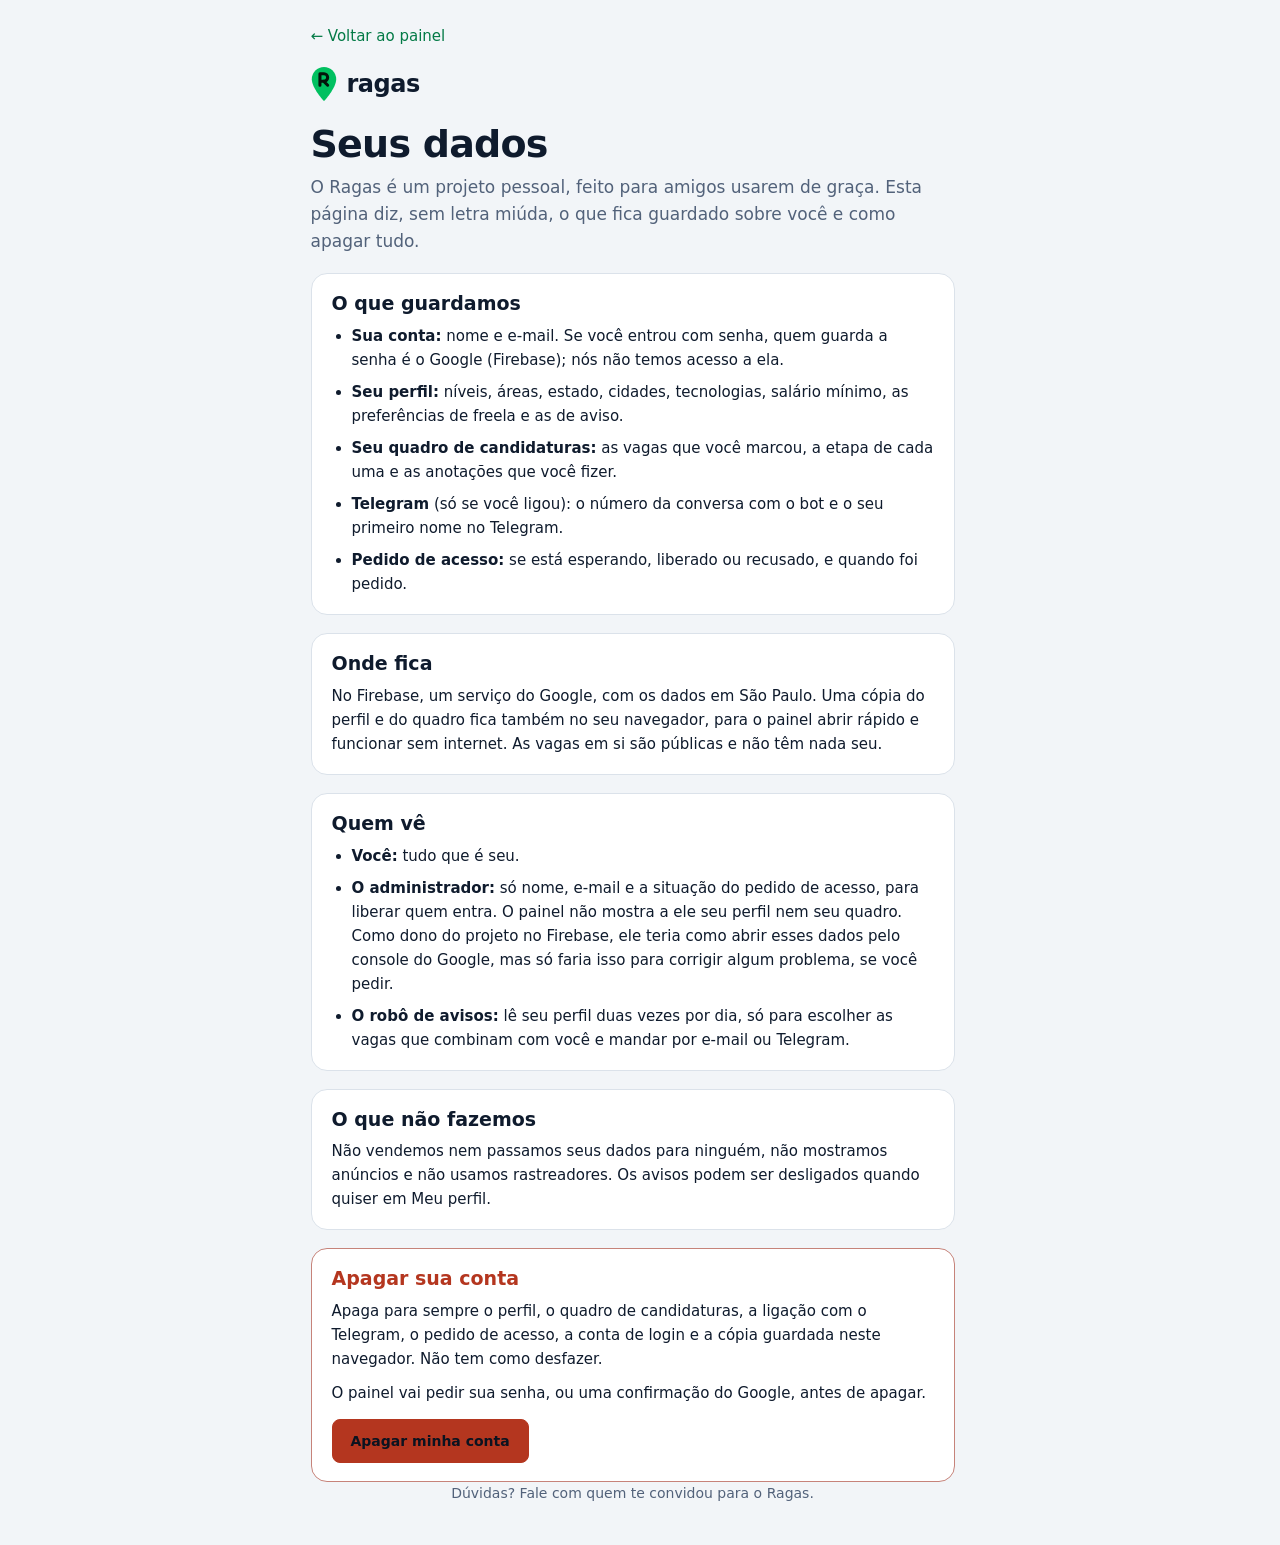
<file: docs/dados.html>
<!doctype html>
<html lang="pt-BR">
<head>
  <meta charset="utf-8">
  <!-- segurança: de onde a página pode carregar código (o Firebase vem do Google) -->
  <meta http-equiv="Content-Security-Policy" content="default-src 'self'; script-src 'self' https://www.gstatic.com https://apis.google.com; style-src 'self' 'unsafe-inline' https://fonts.googleapis.com; font-src https://fonts.gstatic.com; img-src 'self' data: blob: https://*.googleusercontent.com; connect-src 'self' https://*.googleapis.com https://www.gstatic.com https://apis.google.com; frame-src https://app-vagas-89a57.firebaseapp.com https://accounts.google.com https://apis.google.com; worker-src 'self'; manifest-src 'self'; object-src 'none'; base-uri 'self'; form-action 'self'">
  <meta name="referrer" content="strict-origin-when-cross-origin">
  <meta name="viewport" content="width=device-width, initial-scale=1, viewport-fit=cover">
  <title>Seus dados · Ragas</title>
  <meta name="description" content="O que o Ragas guarda sobre você, quem vê e como apagar a sua conta.">
  <meta name="theme-color" content="#070b14">
  <link rel="icon" href="favicon.svg" type="image/svg+xml">
  <link rel="icon" href="favicon.ico" sizes="48x48">
  <link rel="apple-touch-icon" href="apple-touch-icon.png">
  <link rel="manifest" href="manifest.webmanifest">
  <link rel="preconnect" href="https://fonts.googleapis.com">
  <link rel="preconnect" href="https://fonts.gstatic.com" crossorigin>
  <link rel="stylesheet" href="https://fonts.googleapis.com/css2?family=Bricolage+Grotesque:opsz,wght@12..96,500;12..96,700&family=Public+Sans:wght@400;500;600&family=Syne:wght@700&display=swap">
  <link rel="stylesheet" href="style.css">
  <script src="tema.js"></script>
</head>
<body class="doc-page">
  <main class="doc">
    <a class="doc-back" href="./">← Voltar ao painel</a>
    <a class="doc-brand" href="./" aria-label="Ragas, central de vagas">
      <svg class="pin" viewBox="18 8 64 88" width="26" height="36" aria-hidden="true">
        <path class="pin-body" d="M50 94C50 94 20 62 20 40a30 30 0 1 1 60 0C80 62 50 94 50 94Z"/>
        <path class="pin-r" d="M40 27V55M40 27H50a9 9 0 0 1 0 18H40M49 45L59 55" fill="none" stroke-width="7.5" stroke-linecap="round" stroke-linejoin="round"/>
      </svg>
      <span>ragas</span>
    </a>

    <h1>Seus dados</h1>
    <p class="doc-lead">O Ragas é um projeto pessoal, feito para amigos usarem de graça. Esta página diz, sem letra miúda, o que fica guardado sobre você e como apagar tudo.</p>

    <section>
      <h2>O que guardamos</h2>
      <ul>
        <li><b>Sua conta:</b> nome e e-mail. Se você entrou com senha, quem guarda a senha é o Google (Firebase); nós não temos acesso a ela.</li>
        <li><b>Seu perfil:</b> níveis, áreas, estado, cidades, tecnologias, salário mínimo, as preferências de freela e as de aviso.</li>
        <li><b>Seu quadro de candidaturas:</b> as vagas que você marcou, a etapa de cada uma e as anotações que você fizer.</li>
        <li><b>Telegram</b> (só se você ligou): o número da conversa com o bot e o seu primeiro nome no Telegram.</li>
        <li><b>Pedido de acesso:</b> se está esperando, liberado ou recusado, e quando foi pedido.</li>
      </ul>
    </section>

    <section>
      <h2>Onde fica</h2>
      <p>No Firebase, um serviço do Google, com os dados em São Paulo. Uma cópia do perfil e do quadro fica também no seu navegador, para o painel abrir rápido e funcionar sem internet. As vagas em si são públicas e não têm nada seu.</p>
    </section>

    <section>
      <h2>Quem vê</h2>
      <ul>
        <li><b>Você:</b> tudo que é seu.</li>
        <li><b>O administrador:</b> só nome, e-mail e a situação do pedido de acesso, para liberar quem entra. O painel não mostra a ele seu perfil nem seu quadro. Como dono do projeto no Firebase, ele teria como abrir esses dados pelo console do Google, mas só faria isso para corrigir algum problema, se você pedir.</li>
        <li><b>O robô de avisos:</b> lê seu perfil duas vezes por dia, só para escolher as vagas que combinam com você e mandar por e-mail ou Telegram.</li>
      </ul>
    </section>

    <section>
      <h2>O que não fazemos</h2>
      <p>Não vendemos nem passamos seus dados para ninguém, não mostramos anúncios e não usamos rastreadores. Os avisos podem ser desligados quando quiser em Meu perfil.</p>
    </section>

    <section class="doc-danger">
      <h2>Apagar sua conta</h2>
      <p>Apaga para sempre o perfil, o quadro de candidaturas, a ligação com o Telegram, o pedido de acesso, a conta de login e a cópia guardada neste navegador. Não tem como desfazer.</p>
      <p>O painel vai pedir sua senha, ou uma confirmação do Google, antes de apagar.</p>
      <a class="kb-btn danger" href="./#apagar-conta">Apagar minha conta</a>
    </section>

    <p class="doc-foot">Dúvidas? Fale com quem te convidou para o Ragas.</p>
  </main>
</body>
</html>
</file>
<file: docs/style.css>
:root {
  --ink: #0f1b2d;
  --muted: #52627a;
  --paper: #f2f5f8;
  --surface: #ffffff;
  --surface-2: #f7f9fb;
  --line: #dbe2ea;
  --accent: #037a46;          /* verde para texto e bordas: escuro o bastante para ler no branco */
  --accent-soft: #dcf5e8;
  --neon: #00c060;            /* verde de preenchimento: botões, logo */
  --on-neon: #03140b;         /* texto em cima do verde */
  --glow-c: rgb(0 170 85 / .32);
  --amber: #f2a900;
  --amber-soft: #fff1cc;
  --danger: #b4361f;
  --warn: #8a5a00;
  --violet: #4b3a8f;
  --violet-soft: #ece8fa;
  --cyan: #0369a1;
  --lilac: #6d4fd6;
  --lilac-soft: #efeafe;
  --pink: #b8327e;
  --radius: 6px;
  --display: "Bricolage Grotesque", "Segoe UI", system-ui, sans-serif;
  --body: "Public Sans", "Segoe UI", system-ui, sans-serif;
  color-scheme: light;
}

/* tema: segue o sistema da pessoa, a não ser que ela escolha Claro ou Escuro no menu
   (o menu grava data-theme no <html>; sem ele, vale o sistema) */
:root[data-theme="dark"] {
  --ink: #e8eef6;
  --muted: #93a3bb;
  --paper: #070b14;
  --surface: #0e172e;
  --surface-2: #0a1224;
  --line: #1c2a47;
  --accent: #00e676;
  --accent-soft: #0b2a25;
  --neon: #00e676;
  --on-neon: #03140b;
  --glow-c: rgb(0 230 118 / .45);
  --amber: #f5b82e;
  --amber-soft: #33280c;
  --danger: #ff8a70;
  --warn: #f5b82e;
  --violet: #b9aaf5;
  --violet-soft: #231f4a;
  --cyan: #38bdf8;
  --lilac: #b39dfa;
  --lilac-soft: #1c1940;
  --pink: #ec7fc4;
  color-scheme: dark;
}
@media (prefers-color-scheme: dark) {
  :root:not([data-theme="light"]) {
    color-scheme: dark;
    --ink: #e8eef6;
    --muted: #93a3bb;
    --paper: #070b14;
    --surface: #0e172e;
    --surface-2: #0a1224;
    --line: #1c2a47;
    --accent: #00e676;
    --accent-soft: #0b2a25;
    --neon: #00e676;
    --on-neon: #03140b;
    --glow-c: rgb(0 230 118 / .45);
    --amber: #f5b82e;
    --amber-soft: #33280c;
    --danger: #ff8a70;
    --warn: #f5b82e;
    --violet: #b9aaf5;
    --violet-soft: #231f4a;
    --cyan: #38bdf8;
    --lilac: #b39dfa;
    --lilac-soft: #1c1940;
    --pink: #ec7fc4;
  }
}

* { box-sizing: border-box; }
html { -webkit-text-size-adjust: 100%; scrollbar-gutter: stable; }   /* reserva a barra de rolagem: trocar de aba não empurra a tela */
body {
  margin: 0;
  background: var(--paper);
  color: var(--ink);
  font: 400 15px/1.5 var(--body);
}
h1, h2, h3 { font-family: var(--display); margin: 0; }
a { color: inherit; }
:focus-visible { outline: 2px solid var(--accent); outline-offset: 2px; }
button { font: inherit; color: inherit; cursor: pointer; }

/* ---------- topo ---------- */
.top {
  display: flex;
  flex-wrap: wrap;
  gap: 24px 64px;
  align-items: flex-end;
  justify-content: space-between;
  max-width: 1180px;
  margin: 0 auto;
  padding: 36px 24px 20px;
}
.top h1 { font-size: clamp(28px, 4.2vw, 44px); line-height: 1.05; font-weight: 700; letter-spacing: -0.02em; }
.top-sub { margin: 8px 0 0; color: var(--muted); }

/* ---------- logo (pin + "ragas" + frase) ---------- */
.logo { display: flex; align-items: center; gap: 12px; margin: 0; font-size: inherit; }
.logo-link { display: inline-flex; align-items: center; gap: 12px; color: inherit; text-decoration: none; }
.logo img { flex: none; height: 40px; width: auto; }
.logo-nome {
  font-family: "Syne", var(--display); font-weight: 700; font-size: 32px; line-height: 1;
  letter-spacing: -0.03em; color: var(--ink);
}
.logo-tag {
  display: block; margin-top: 3px; font: 400 12px/1.2 var(--body); letter-spacing: 0; color: var(--muted);
}
.top h1.logo img { height: 48px; }
.top h1.logo .logo-nome { font-size: clamp(34px, 4.2vw, 44px); }
.top h1.logo .logo-tag { font-size: 13px; margin-top: 4px; }
.top h1.logo + .top-sub { margin-top: 12px; }

/* ---------- tela de entrada (login e cadastro) ---------- */
/* enquanto não entrou, só a tela de entrada aparece; depois, só o painel */
html.gated .top, html.gated .banner, html.gated .layout { display: none; }
html:not(.gated) .gate { display: none; }

.gate {
  min-height: 100vh; min-height: 100dvh;
  display: flex; flex-direction: column;
  max-width: 1180px; margin: 0 auto; padding: 20px 24px 28px;
}
.gate-bar { display: flex; flex-wrap: wrap; gap: 12px 24px; align-items: center; justify-content: space-between; }
.gate-theme { margin: 0; }
.gate-wrap {
  flex: 1;
  display: grid; grid-template-columns: minmax(0, 1.1fr) minmax(0, 420px);
  gap: 48px 72px; align-items: center;
  padding: 32px 0;
}
.gate-intro h1 { font-size: clamp(30px, 4.6vw, 52px); line-height: 1.04; font-weight: 700; letter-spacing: -0.02em; max-width: 16ch; }
.gate-intro > p { margin: 16px 0 0; max-width: 46ch; color: var(--muted); font-size: 16px; }
.gate-points { list-style: none; margin: 24px 0 0; padding: 0; display: grid; gap: 10px; }
.gate-points li { display: flex; gap: 10px; align-items: baseline; }
.gate-points li::before { content: ""; flex: none; width: 8px; height: 8px; border-radius: 2px; background: var(--amber); transform: translateY(-1px); }

.gate-card {
  background: var(--surface); border: 1px solid var(--line); border-radius: 12px;
  padding: 24px; box-shadow: 0 1px 2px rgb(0 0 0 / .04), 0 12px 32px -18px rgb(15 27 45 / .25);
}
.gate-wait { margin: 0; color: var(--muted); }
.gate-wait[hidden], #gate-forms[hidden], .gate-form[hidden], #gate-retry[hidden] { display: none; }

.gate-tabs { display: flex; gap: 4px; padding: 3px; margin-bottom: 20px; border: 1px solid var(--line); border-radius: 8px; }
.gate-tabs [role="tab"] {
  flex: 1; min-height: 40px; background: none; border: 0; border-radius: 6px; color: var(--muted); font-weight: 500;
}
.gate-tabs [role="tab"]:hover { color: var(--ink); }
.gate-tabs [role="tab"][aria-selected="true"] { background: var(--accent-soft); color: var(--accent); font-weight: 600; }

.gate-google { width: 100%; display: inline-flex; align-items: center; justify-content: center; gap: 10px; background: var(--surface); }
.gate-or { display: flex; align-items: center; gap: 12px; margin: 18px 0; color: var(--muted); font-size: 13px; }
.gate-or::before, .gate-or::after { content: ""; flex: 1; height: 1px; background: var(--line); }

.gate-form .field { margin-bottom: 14px; }
.gate-form input {
  width: 100%; min-height: 44px; padding: 8px 12px;
  background: var(--paper); color: var(--ink);
  border: 1px solid var(--line); border-radius: var(--radius); font: inherit;
}
.gate-form input:focus-visible { outline: 2px solid var(--accent); outline-offset: 0; border-color: var(--accent); }
.gate-form .kb-btn.primary { width: 100%; margin-top: 4px; }
.gate-form .kb-btn:disabled, .gate-google:disabled { opacity: .6; cursor: progress; }
.gate-hint { margin: -8px 0 14px; font-size: 13px; color: var(--muted); }
.gate-forgot { display: block; margin: 14px auto 0; font-size: 13px; }

.gate-msg { margin: 14px 0 0; font-size: 14px; }
.gate-msg:empty { display: none; }
.gate-msg.is-err { color: var(--danger); }
.gate-msg.is-ok { color: var(--accent); }
#gate-retry { margin-top: 12px; }

.gate-foot { margin: 0; text-align: center; font-size: 13px; color: var(--muted); }

@media (max-width: 860px) {
  .gate { padding: 12px 16px 20px; }
  .gate-theme { order: -1; width: 100%; }
  .gate-theme button { flex: 1; justify-content: center; }
  .logo-nome { font-size: 28px; }
  .logo img { height: 36px; }
  .gate-wrap { grid-template-columns: 1fr; gap: 24px; padding: 20px 0; align-items: start; align-content: start; }
  .gate-points { display: none; }            /* no celular o formulário vem logo */
  .gate-card { padding: 20px 16px; }
}

/* a faixa dos 14 dias: cada barra é um dia, a altura é quantas vagas chegaram */
.pulse { min-width: min(100%, 360px); }
.pulse h2 { font: 500 13px/1.2 var(--body); color: var(--muted); margin-bottom: 8px; }
.pulse-bars { display: flex; align-items: flex-end; gap: 4px; height: 64px; }
.bar {
  flex: 1;
  height: 100%;
  display: flex;
  flex-direction: column;
  justify-content: flex-end;
  align-items: stretch;
  gap: 4px;
  padding: 0;
  background: none;
  border: 0;
  min-width: 0;
}
.bar i {
  display: block;
  min-height: 3px;
  background: var(--line);
  border-radius: 2px 2px 0 0;
  transition: background-color .15s;
}
.bar[data-n="0"] i { height: 3px; }
.bar:hover i { background: var(--accent); }
.bar[aria-pressed="true"] i { background: var(--accent); }
.bar.today i { background: var(--neon); }
.bar.today[aria-pressed="true"] i { background: var(--neon); outline: 2px solid var(--ink); outline-offset: 1px; }
.bar small { font-size: 10px; line-height: 1; color: var(--muted); text-align: center; height: 10px; }
.pulse-bars .bar { height: 64px; }

/* ---------- avisos ---------- */
.banner {
  max-width: 1132px;
  margin: 0 auto 8px;
  padding: 10px 14px;
  background: var(--amber-soft);
  border-left: 4px solid var(--amber);
  border-radius: 0 var(--radius) var(--radius) 0;
  font-size: 14px;
}
@media (min-width: 1180px) { .banner { margin-left: auto; margin-right: auto; } }
.banner[hidden] { display: none; }

/* ---------- layout ---------- */
[hidden] { display: none !important; }
/* nada passa da largura da tela (no celular, algo mais largo deixa arrastar a página e afastar com os dedos) */
html, body { overflow-x: clip; }
.sr { position: absolute; width: 1px; height: 1px; overflow: hidden; clip: rect(0 0 0 0); white-space: nowrap; }
.layout {
  max-width: 1180px;
  margin: 0 auto;
  padding: 8px 24px 64px;
}

/* ---------- filtros de pesquisa: cartão que abre e fecha, acima da lista ---------- */
.filters {
  background: var(--surface);
  border: 1px solid var(--line);
  border-radius: 10px;
  margin-bottom: 14px;
}
.filters-bar { display: flex; gap: 10px; align-items: center; padding: 10px; }
.search {
  flex: 1; min-width: 0; display: flex; align-items: center; gap: 8px; padding: 0 12px;
  background: var(--paper); border: 1px solid var(--line); border-radius: 8px; color: var(--muted);
}
.search:focus-within { border-color: var(--accent); }
.search input {
  flex: 1; min-width: 0; min-height: 42px; padding: 0; border: 0; background: none; color: var(--ink); font: inherit; outline: none;
}
.filters-toggle {
  flex: none; display: inline-flex; align-items: center; gap: 8px; min-height: 44px; padding: 0 14px;
  background: transparent; border: 1px solid var(--line); border-radius: 8px; font-weight: 600;
}
.filters-toggle:hover { border-color: var(--accent); }
.filters-toggle .count { margin-left: 0; }
.filters-toggle .chev { transition: transform .15s; }
.filters-toggle[aria-expanded="true"] { border-color: var(--accent); color: var(--accent); }
.filters-toggle[aria-expanded="true"] .chev { transform: rotate(180deg); }
.filters.board-mode .filters-toggle, .filters.board-mode .filters-body { display: none !important; }
/* aba Freelas: cada lista mostra só os filtros que fazem sentido para ela */
.filters:not(.freela-mode) .only-freelas, .filters.freela-mode .only-vagas { display: none !important; }

.chips { display: flex; flex-wrap: wrap; gap: 6px; align-items: center; padding: 0 10px 10px; }
.chip {
  display: inline-flex; align-items: center; gap: 6px; min-height: 30px; padding: 0 10px;
  font-size: 13px; background: var(--accent-soft); color: var(--accent); border: 1px solid transparent; border-radius: 16px;
}
.chip:hover { border-color: var(--accent); }
.chip span { font-size: 16px; line-height: 1; }
.chips .link-btn { font-size: 13px; margin-left: 4px; }

.filters-body { border-top: 1px solid var(--line); padding: 16px; animation: open .18s ease-out; }
.filters-grid { display: grid; grid-template-columns: repeat(3, minmax(0, 1fr)); gap: 14px 20px; }
.filters-grid .field { margin: 0; }
.filters-grid .wide { grid-column: span 2; }
.filters-grid .wide .check { display: inline-flex; margin-right: 18px; }
.filters-actions { display: flex; justify-content: flex-end; margin-top: 8px; }

/* ---------- cartões de resumo (filtros rápidos) ---------- */
.kpis { display: grid; grid-template-columns: repeat(5, minmax(0, 1fr)); gap: 10px; margin-bottom: 8px; }
.kpi {
  display: flex; flex-direction: column; gap: 2px; padding: 10px 14px; text-align: left;
  background: var(--surface); border: 1px solid var(--line); border-left: 4px solid var(--tone, var(--line)); border-radius: 8px;
}
button.kpi:hover { border-color: var(--tone); }
.kpi[aria-pressed="true"] { background: color-mix(in srgb, var(--tone) 14%, var(--surface)); border-color: var(--tone); }
.kpi-label { font-size: 11px; font-weight: 600; letter-spacing: .06em; text-transform: uppercase; color: var(--muted); }
.kpi strong { font: 700 24px/1.15 var(--display); color: var(--ink); }
.kpi small { font-size: 12px; color: var(--muted); }
.kpi.tone-main { --tone: var(--lilac); background: var(--lilac-soft); }
.kpi.tone-green { --tone: var(--neon); }
.kpi.tone-teal { --tone: var(--cyan); }
.kpi.tone-ink { --tone: var(--ink); }
.kpi.tone-pink { --tone: var(--pink); }

.field { display: block; margin: 0 0 18px; padding: 0; border: 0; }
.field > span, .field legend { display: block; margin-bottom: 6px; font-weight: 600; font-size: 13px; padding: 0; }
.field input[type="search"], .field select {
  width: 100%;
  padding: 8px 10px;
  background: var(--surface);
  color: var(--ink);
  border: 1px solid var(--line);
  border-radius: var(--radius);
  font: inherit;
}
.check { display: flex; align-items: center; gap: 8px; padding: 3px 0; cursor: pointer; }
.check input { accent-color: var(--accent); width: 16px; height: 16px; margin: 0; }
.link-btn { background: none; border: 0; padding: 0; color: var(--accent); text-decoration: underline; text-underline-offset: 3px; }

/* ---------- abas ---------- */
.tabs { display: flex; gap: 4px; align-items: flex-end; border-bottom: 1px solid var(--line); margin-bottom: 14px; }

/* seletor de tema, no fim da linha das abas */
.theme { display: flex; margin: 0 0 6px auto; padding: 2px; border: 1px solid var(--line); border-radius: 8px; }
.theme button {
  display: inline-flex; align-items: center; gap: 6px; min-height: 32px; padding: 0 10px;
  font-size: 13px; color: var(--muted); background: none; border: 0; border-radius: 6px;
}
.theme button:hover { color: var(--ink); }
.theme button[aria-pressed="true"] { color: var(--accent); background: var(--accent-soft); font-weight: 600; }
@media (max-width: 860px) {
  .tabs { flex-wrap: wrap; }
  .theme { order: -1; width: 100%; margin: 0 0 8px; }
  .theme button { flex: 1; justify-content: center; }
}
.tabs [role="tab"] {
  background: none;
  border: 0;
  border-bottom: 3px solid transparent;
  padding: 8px 12px 9px;
  margin-bottom: -1px;
  font-weight: 500;
  color: var(--muted);
}
.tabs [role="tab"][aria-selected="true"] { color: var(--ink); border-bottom-color: var(--accent); font-weight: 600; }
.count { display: inline-block; min-width: 20px; padding: 0 6px; margin-left: 4px; border-radius: 10px; background: var(--accent-soft); color: var(--accent); font-size: 12px; text-align: center; }

/* ---------- lista ---------- */
.job {
  position: relative;
  display: grid;
  grid-template-columns: minmax(0, 1fr) auto;
  gap: 4px 24px;
  padding: 16px 0 16px 16px;
  border-bottom: 1px solid var(--line);
}
.job::before { content: ""; position: absolute; left: 0; top: 16px; bottom: 16px; width: 3px; border-radius: 2px; background: transparent; }
.job.is-new::before { background: var(--amber); }
.job.is-saved::before { background: var(--accent); }
.job.is-news h3 { font-weight: 500; }
.job.is-applied { opacity: .72; }
.job.is-applied::before { background: var(--muted); }
.job.is-closed h3 a { text-decoration: line-through; text-decoration-color: var(--muted); }

.job h3 { font-size: 18px; line-height: 1.25; font-weight: 600; letter-spacing: -0.005em; }
.job h3 a { text-decoration: none; }
.job h3 a:hover { text-decoration: underline; text-underline-offset: 3px; }
.job .where { margin: 2px 0 0; color: var(--muted); font-size: 14px; }
.job .where b { color: var(--ink); font-weight: 500; margin-right: 10px; }

.tags { display: flex; flex-wrap: wrap; gap: 6px; margin-top: 8px; align-items: center; }
.tag { font-size: 12px; padding: 2px 8px; border-radius: 10px; background: var(--accent-soft); color: var(--accent); white-space: nowrap; }
.tag.plain { background: transparent; border: 1px solid var(--line); color: var(--muted); }
.tag.new { background: var(--amber-soft); color: var(--ink); }
.tag.support { background: var(--amber-soft); color: var(--ink); }
.tag.money { background: transparent; border: 1px solid var(--accent); color: var(--accent); font-weight: 500; }
.tag.abroad { background: var(--ink); color: var(--paper); opacity: .8; }
.tag.tech { background: var(--accent-soft); color: var(--accent); font-weight: 600; }
/* etiqueta longa quebra a linha em vez de alargar a página no celular */
.tag { max-width: 100%; }
.tag.tech { white-space: normal; overflow-wrap: anywhere; }
.tag.big { background: var(--ink); color: var(--paper); }
.tag.area { background: var(--violet-soft); color: var(--violet); }
.tag.news { background: transparent; border: 1px dashed var(--muted); color: var(--ink); }
.pips { display: inline-flex; gap: 2px; margin-left: 2px; }
.pips i { width: 6px; height: 6px; border-radius: 50%; background: var(--line); }
.pips i.on { background: var(--accent); }

.side { display: flex; flex-direction: column; align-items: flex-end; gap: 8px; }
.age { font-size: 13px; color: var(--muted); white-space: nowrap; }
.actions { display: flex; gap: 6px; }
.btn {
  padding: 5px 10px;
  font-size: 13px;
  background: var(--surface);
  border: 1px solid var(--line);
  border-radius: var(--radius);
  white-space: nowrap;
}
.btn:hover { border-color: var(--accent); }
.btn[aria-pressed="true"] { background: var(--accent); border-color: var(--accent); color: var(--surface); }
.btn.quiet { border-color: transparent; background: none; color: var(--muted); }

details.more { grid-column: 1 / -1; margin-top: 6px; }
details.more summary { cursor: pointer; font-size: 13px; color: var(--accent); width: max-content; }
details.more[open] { animation: open .18s ease-out; }
details.more p { margin: 8px 0 0; max-width: 70ch; font-size: 14px; }
details.more .why { color: var(--muted); font-size: 13px; }
@keyframes open { from { opacity: 0; transform: translateY(-3px); } to { opacity: 1; transform: none; } }

.empty { padding: 48px 0; max-width: 46ch; }
.empty h3 { font-size: 20px; margin-bottom: 6px; }
.empty p { margin: 0 0 12px; color: var(--muted); }
.empty code { background: var(--accent-soft); padding: 1px 6px; border-radius: 4px; font-size: 13px; }

.foot { margin-top: 32px; color: var(--muted); font-size: 13px; max-width: 70ch; }
.foot .warn { color: var(--danger); }

/* ---------- celular ---------- */
@media (max-width: 860px) {
  .layout { padding: 8px 16px 48px; }
  .tabs [role="tab"] { padding: 8px 8px 9px; white-space: nowrap; }
  .top { padding: 24px 16px 12px; }
  .filters-grid { grid-template-columns: minmax(0, 1fr); }
  .filters-grid .wide { grid-column: auto; }
  .filters-grid .wide .check { display: flex; }
  .kpis { display: flex; overflow-x: auto; margin: 0 -16px 8px; padding: 0 16px 4px; scrollbar-width: none; }
  .kpi { flex: none; min-width: 148px; }
  .job { grid-template-columns: minmax(0, 1fr); padding-left: 14px; }
  .side { flex-direction: row; flex-wrap: wrap; align-items: center; justify-content: space-between; margin-top: 6px; }
  .actions { flex-wrap: wrap; }
  .banner { margin: 0 16px 8px; }
}

/* ---------- quadro de candidaturas ---------- */

.kb-head { display: flex; flex-wrap: wrap; gap: 16px; align-items: flex-end; justify-content: space-between; margin: 8px 0 20px; }
.kb-head h2 { font-size: clamp(24px, 3.4vw, 32px); line-height: 1.1; letter-spacing: -0.02em; }
.kb-sub { margin: 6px 0 0; color: var(--muted); }
.kb-tools { display: flex; flex-wrap: wrap; gap: 12px; align-items: center; }
.kb-sync { display: flex; flex-wrap: wrap; gap: 4px 12px; align-items: center; font-size: 13px; color: var(--muted); max-width: 46ch; }
.kb-err { color: var(--danger); }

.kb-btn {
  min-height: 44px; padding: 0 16px; font-size: 14px; font-weight: 500;
  background: transparent; border: 1px solid var(--line); border-radius: 8px; color: var(--ink);
}
.kb-btn:hover { border-color: var(--accent); }
.kb-btn.primary { background: var(--amber); border-color: var(--amber); color: #0b1320; font-weight: 600; }
.kb-btn.primary:hover { filter: brightness(1.08); }
.kb-btn.danger { background: var(--danger); border-color: var(--danger); color: #0b1320; font-weight: 600; }
.kb-btn.small { min-height: 36px; padding: 0 12px; }
.kb-link { background: none; border: 0; padding: 4px 0; color: var(--accent); text-decoration: underline; text-underline-offset: 3px; font-size: 13px; }

.kb-tabs { display: none; }
.kb-board { display: flex; gap: 16px; align-items: flex-start; overflow-x: auto; padding-bottom: 8px; }
.kb-col {
  flex: 1 1 200px; min-width: 200px; padding: 12px; display: flex; flex-direction: column; gap: 10px;
  background: color-mix(in srgb, var(--surface) 55%, var(--paper)); border: 1px solid var(--line); border-radius: 10px;
}
.kb-col-head { display: flex; align-items: center; gap: 8px; padding: 2px 4px 4px; }
.kb-col-head h3 { flex: 1; font: 600 15px/1.3 var(--body); }
.kb-count { font-size: 13px; color: var(--muted); }
.kb-dot { display: inline-block; flex: none; width: 10px; height: 10px; border-radius: 50%; }
.kb-cards { display: flex; flex-direction: column; gap: 10px; }
.kb-empty { margin: 0; padding: 8px 4px; font-size: 13px; color: var(--muted); }

.kb-card {
  position: relative; display: flex; flex-direction: column; gap: 10px; padding: 14px;
  background: var(--surface); border: 1px solid var(--line); border-radius: 8px; cursor: grab;
}
.kb-card.is-dragging { opacity: .45; }
.kb-top { display: flex; gap: 8px; align-items: flex-start; }
.kb-ttl { flex: 1; min-width: 0; }
.kb-card h4 { margin: 0; font: 600 14px/1.3 var(--body); overflow-wrap: break-word; hyphens: auto; }
.kb-card h4 a { text-decoration: none; }
.kb-card h4 a:hover { text-decoration: underline; text-underline-offset: 3px; }
.kb-co { margin: 2px 0 0; font-size: 13px; color: var(--muted); }
.kb-more {
  flex: none; width: 44px; height: 44px; margin: -12px -12px -12px 0; display: flex; align-items: center; justify-content: center;
  background: none; border: 0; border-radius: 8px; color: var(--muted);
}
.kb-more:hover, .kb-more[aria-expanded="true"] { background: var(--accent-soft); color: var(--accent); }
.kb-tags { display: flex; flex-wrap: wrap; gap: 6px; }
.kb-next, .kb-closed { display: flex; gap: 6px; align-items: center; margin: 0; font-size: 13px; color: var(--muted); }
.kb-next.is-soon { color: var(--warn); font-weight: 600; }
.kb-closed { font-weight: 500; }
.kb-closed.is-bad { color: var(--danger); }
.kb-closed.is-good { color: var(--accent); }
.kb-ico { flex: none; display: inline-flex; }
.kb-memo { margin: 0; font-size: 13px; color: var(--muted); display: -webkit-box; -webkit-line-clamp: 2; -webkit-box-orient: vertical; overflow: hidden; overflow-wrap: anywhere; }
.kb-age { margin: 0; font-size: 12px; color: var(--muted); }
.kb-actions { display: flex; gap: 8px; }
.kb-advance { padding: 0; background: none; border: 0; font-size: 13px; font-weight: 600; color: var(--accent); text-decoration: underline; text-underline-offset: 3px; min-height: 28px; }
.kb-moveclose { display: none; }

.kb-slot {
  display: none; align-items: center; justify-content: center; min-height: 64px; padding: 8px; text-align: center;
  font-size: 13px; font-weight: 600; color: var(--accent); background: var(--accent-soft); border: 2px dashed var(--accent); border-radius: 8px;
}
.kb-col[data-stage="encerrada"] .kb-slot { color: var(--danger); border-color: var(--danger); background: color-mix(in srgb, var(--danger) 12%, var(--surface)); }
.kb--dragging .kb-col:not(.is-source) .kb-slot { display: flex; }
.kb-col.is-over .kb-slot { border-style: solid; }

.kb-menu {
  position: absolute; z-index: 20; top: 44px; right: 8px; width: 232px; padding: 8px;
  background: var(--surface); border: 1px solid var(--line); border-radius: 10px; box-shadow: 0 14px 28px rgba(0, 0, 0, .35);
}
.kb-menu button { display: block; width: 100%; min-height: 44px; padding: 0 10px; text-align: left; background: none; border: 0; border-radius: 6px; }
.kb-menu button:hover { background: var(--accent-soft); }
.kb-menu .danger { color: var(--danger); }
.kb-menu-label { margin: 0; padding: 8px 10px 4px; font-size: 12px; color: var(--muted); }

.kb-foot { display: flex; flex-wrap: wrap; gap: 4px 20px; align-items: center; margin-top: 20px; }
.kb-flash { font-size: 13px; color: var(--muted); }

/* janelas: no computador ficam no meio, no celular sobem de baixo */
.kb-dialog {
  width: min(440px, calc(100vw - 32px)); max-height: 90vh; overflow: auto; padding: 20px;
  background: var(--surface); color: var(--ink); border: 1px solid var(--line); border-radius: 12px;
}
.kb-dialog::backdrop { background: rgba(5, 10, 18, .66); }
.kb-dialog h2 { font-size: 20px; }
.kb-dialog h3 { margin: 16px 0 8px; font: 600 15px/1.3 var(--body); }
.kb-dialog h3.kb-danger { color: var(--danger); }
.kb-dialog-sub { margin: 4px 0 14px; font-size: 13px; color: var(--muted); }
.kb-note { margin: 8px 0 0; font-size: 12px; color: var(--muted); }
.kb-opts { display: flex; flex-direction: column; gap: 8px; }
.kb-opt {
  display: flex; align-items: center; gap: 12px; width: 100%; min-height: 48px; padding: 0 14px; text-align: left;
  background: transparent; border: 1px solid var(--line); border-radius: 10px; font-size: 15px;
}
.kb-opt span { flex: 1; }
.kb-opt small { font-size: 13px; font-weight: 600; color: var(--accent); }
.kb-opt.is-here { border-color: var(--accent); background: var(--accent-soft); }
.kb-opt:disabled { cursor: default; color: var(--ink); }
.kb-reasons { display: grid; grid-template-columns: repeat(2, minmax(0, 1fr)); gap: 8px; }
.kb-reason {
  min-height: 48px; padding: 0 10px; font-size: 14px; font-weight: 600; color: var(--danger);
  background: color-mix(in srgb, var(--danger) 10%, var(--surface)); border: 1px solid color-mix(in srgb, var(--danger) 45%, var(--line)); border-radius: 10px;
}
.kb-reason.is-good { color: var(--accent); background: var(--accent-soft); border-color: var(--accent); }
.kb-form { display: flex; flex-direction: column; gap: 14px; }
.kb-form label > span { display: block; margin-bottom: 4px; font-size: 13px; font-weight: 600; }
.kb-form input, .kb-form select, .kb-form textarea {
  width: 100%; min-height: 44px; padding: 8px 10px; font: inherit; color: var(--ink);
  background: var(--paper); border: 1px solid var(--line); border-radius: 8px;
}
.kb-form textarea { resize: vertical; }
.kb-dialog-actions { display: flex; justify-content: flex-end; gap: 8px; margin-top: 18px; }

@media (max-width: 860px) {
  .kb-tabs { display: flex; gap: 8px; overflow-x: auto; margin: 0 -16px 16px; padding: 0 16px; }
  .kb-chip {
    flex: none; min-height: 44px; padding: 0 14px; font-size: 14px; white-space: nowrap;
    background: transparent; border: 1px solid var(--line); border-radius: 22px; color: var(--muted);
  }
  .kb-chip[aria-pressed="true"] { color: var(--accent); background: var(--accent-soft); border-color: var(--accent); font-weight: 600; }
  .kb-board { display: block; overflow: visible; }
  .kb-col { display: none; min-width: 0; padding: 0; background: none; border: 0; }
  .kb-col.is-active { display: flex; }
  .kb-col-head { padding: 0; }
  .kb-col-head h3 { font-size: 18px; }
  .kb-card { cursor: default; }
  .kb-more, .kb-slot { display: none !important; }
  .kb-actions { gap: 8px; }
  .kb-advance {
    flex: 1; min-height: 44px; padding: 0 8px; color: #0b1320; background: var(--amber); border-radius: 8px; text-decoration: none; white-space: nowrap;
  }
  .kb-moveclose {
    display: block; min-height: 44px; padding: 0 12px; font-size: 14px; font-weight: 600; white-space: nowrap;
    background: transparent; border: 1px solid var(--line); border-radius: 8px;
  }
  .kb-actions .kb-btn.small { flex: 1; min-height: 44px; }
  .kb-dialog {
    width: 100%; max-width: none; margin: auto 0 0; border-radius: 16px 16px 0 0; border-bottom: 0; padding: 14px 16px 24px;
  }
}

/* ---------- acesso: aguardando liberação (tela de entrada) ---------- */
.gate-access h2 { font-size: 22px; margin-bottom: 8px; }
.gate-access p { margin: 0 0 16px; color: var(--muted); }
.gate-access.is-pendente h2::before {
  content: ""; display: inline-block; width: 10px; height: 10px; margin-right: 10px; border-radius: 50%;
  background: var(--amber); vertical-align: middle; animation: pulse 1.6s ease-in-out infinite;
}
.gate-access.is-recusado h2, .gate-access.is-erro h2 { color: var(--danger); }
@keyframes pulse { 50% { opacity: .35; } }

/* ---------- janela "Acessos" (admin) ---------- */
.ad-dialog { width: min(600px, calc(100vw - 32px)); }
.ad-sec { margin-top: 18px; }
.ad-sec h3 { display: flex; align-items: center; gap: 8px; margin: 0 0 8px; font: 700 15px/1.3 var(--display); }
.ad-list { list-style: none; margin: 0; padding: 0; display: flex; flex-direction: column; gap: 8px; }
.ad-row {
  display: flex; flex-wrap: wrap; gap: 10px 16px; align-items: center; justify-content: space-between;
  padding: 12px 14px; border: 1px solid var(--line); border-radius: 10px;
}
.ad-who { display: flex; flex-direction: column; min-width: 0; }
.ad-who span { font-size: 13px; color: var(--muted); overflow-wrap: anywhere; }
.ad-who small { font-size: 12px; color: var(--muted); }
.ad-actions { display: flex; gap: 8px; }

/* ---------- janela "Meu perfil" ---------- */
.pf-dialog { width: min(680px, calc(100vw - 32px)); padding: 24px; }
.pf-form { gap: 0; }
.pf-head { margin-bottom: 4px; }
.pf-sec { margin: 0; padding: 18px 0; border: 0; border-top: 1px solid var(--line); display: flex; flex-direction: column; gap: 10px; }
.pf-sec[hidden], .pf-form [hidden] { display: none !important; }
.pf-sec legend { float: left; width: 100%; padding: 0; margin-bottom: 4px; font: 700 16px/1.3 var(--display); }
.pf-label { margin: 4px 0 0; font-size: 13px; font-weight: 600; }
.pf-hint { margin: 0; font-size: 13px; color: var(--muted); }
.pf-chips { display: flex; flex-wrap: wrap; gap: 8px; }
.pf-chip { position: relative; cursor: pointer; }
.pf-chip input { position: absolute; opacity: 0; width: 1px; height: 1px; }
/* o .kb-form estica todo input; aqui caixas de marcar voltam ao tamanho normal */
.pf-form input[type="checkbox"] { width: 18px; height: 18px; min-height: 0; padding: 0; margin: 2px 0 0; accent-color: var(--accent); }
.pf-form .pf-check > span { margin: 0; font-size: 14px; font-weight: 500; }
.pf-form .pf-chip > span {
  margin: 0; font-weight: 500;
  display: inline-flex; align-items: center; min-height: 40px; padding: 0 14px; font-size: 14px;
  border: 1px solid var(--line); border-radius: 20px; color: var(--ink); background: var(--surface);
}
.pf-chip span::before { content: ""; width: 0; margin-right: 0; transition: width .12s, margin .12s; }
.pf-chip:hover span { border-color: var(--accent); }
.pf-chip input:checked + span { background: var(--accent-soft); border-color: var(--accent); color: var(--accent); font-weight: 600; }
.pf-chip input:checked + span::before { content: "✓"; width: auto; margin-right: 6px; }
.pf-chip.is-off { cursor: not-allowed; opacity: .55; }
.pf-tg { display: grid; gap: 8px; margin-top: 10px; padding: 12px 14px; border: 1px solid var(--line); border-radius: 12px; background: var(--surface-2); }
.pf-tg[hidden] { display: none; }
.pf-tg-status { margin: 0; font-size: 14px; color: var(--muted); }
.pf-tg-status.is-ok { color: var(--accent); font-weight: 600; }
.pf-tg-btn { justify-self: start; display: inline-flex; align-items: center; justify-content: center; text-decoration: none; }
.pf-chip input:focus-visible + span { outline: 2px solid var(--accent); outline-offset: 2px; }
.pf-check { align-items: flex-start; }
.pf-check input { margin-top: 3px; flex: none; }
.pf-check small { display: block; font-size: 12px; color: var(--muted); }
.pf-inline { display: flex; flex-wrap: wrap; align-items: center; gap: 6px 12px; }
.pf-inline > span { font-size: 14px; font-weight: 500; margin: 0 !important; }
.pf-inline select, .pf-inline input { width: auto !important; min-width: 180px; }
.pf-where { display: grid; grid-template-columns: 120px 1fr; gap: 10px 12px; align-items: end; padding: 2px 0 6px 24px; }
.pf-suggest { grid-column: 2; justify-self: start; font-size: 13px; }
.pf-errors { margin: 4px 0 0; }
.pf-actions { position: sticky; bottom: -24px; margin: 0 -24px -24px; padding: 14px 24px 24px; background: var(--surface); border-top: 1px solid var(--line); }
@media (max-width: 860px) {
  .pf-dialog { width: 100%; padding: 16px 16px 0; max-height: 92vh; }
  .pf-where { grid-template-columns: 1fr; padding-left: 0; }
  .pf-suggest { grid-column: 1; }
  .pf-inline select, .pf-inline input { width: 100% !important; }
  .pf-actions { bottom: 0; margin: 0 -16px; padding: 12px 16px 20px; }
  .pf-actions .kb-btn { flex: 1; }
}

/* =====================================================================
   Visual 2026: verde neon, topo compacto, menu da conta, barra do celular.
   Este bloco vem depois dos outros e substitui o que for igual.
   ===================================================================== */

/* ---------- brilho neon: botões principais, aba ativa, janelas ---------- */
.kb-btn.primary, .btn.primary {
  background: var(--neon); border-color: var(--neon); color: var(--on-neon); font-weight: 700;
  box-shadow: 0 0 0 1px var(--neon), 0 6px 22px -6px var(--glow-c);
  transition: box-shadow .15s, transform .15s, filter .15s;
}
.kb-btn.primary:hover, .btn.primary:hover { filter: brightness(1.06); box-shadow: 0 0 0 1px var(--neon), 0 8px 28px -4px var(--glow-c); }
.kb-btn.primary:active, .btn.primary:active { transform: translateY(1px); }
.btn.primary { border-radius: 8px; }
.tabs [role="tab"][aria-selected="true"] { border-bottom-color: var(--neon); box-shadow: 0 6px 10px -8px var(--glow-c); }
.kb-dialog {
  border-radius: 14px;
  background-image: linear-gradient(90deg, transparent, var(--neon), transparent);
  background-size: 100% 2px; background-repeat: no-repeat; background-position: top;
  box-shadow: 0 24px 60px -20px rgb(0 0 0 / .6), 0 0 50px -24px var(--glow-c);
}
.kb-dialog::backdrop { background: rgb(3 7 14 / .7); backdrop-filter: blur(2px); }

/* ---------- logo: pin desenhado na página, a cor segue o tema ---------- */
.pin { display: block; flex: none; height: 40px; width: auto; overflow: visible; }
.pin-body { fill: var(--neon); }
.pin-r { fill: none; stroke: var(--on-neon); stroke-width: 7.5; stroke-linecap: round; stroke-linejoin: round; }
.logo .pin { filter: drop-shadow(0 0 10px var(--glow-c)); }

/* ---------- topo do painel: uma linha no computador ---------- */
.top {
  display: grid; grid-template-columns: auto minmax(0, 1fr) auto auto; align-items: center;
  gap: 16px 28px; max-width: 1180px; margin: 0 auto; padding: 22px 24px 18px;
}
.top h1.logo .pin { height: 44px; }
.top h1.logo .logo-nome { font-size: 34px; }
.top h1.logo .logo-tag { font-size: 12px; margin-top: 3px; }
.top-info { min-width: 0; padding-left: 24px; border-left: 1px solid var(--line); }
.top-info .top-sub { margin: 0; font-size: 14px; color: var(--ink); }
.top-profile { margin: 4px 0 0; font-size: 13px; color: var(--muted); }
.top-profile .link-btn { font-size: 13px; }
.pulse { min-width: 230px; }
.pulse h2 { margin-bottom: 6px; font-size: 12px; }
.pulse-bars, .pulse-bars .bar { height: 46px; }
.bar.today i { box-shadow: 0 0 10px var(--glow-c); }
.bar[aria-pressed="true"] i, .bar:hover i { background: var(--neon); }

/* menu da conta: botão com as iniciais que abre um menu */
.acct { position: relative; justify-self: end; }
.acct-btn {
  display: inline-flex; align-items: center; gap: 10px; min-height: 44px; padding: 4px 12px 4px 4px;
  background: var(--surface); border: 1px solid var(--line); border-radius: 999px; font-weight: 600;
  transition: border-color .15s, box-shadow .15s;
}
.acct-btn:hover, .acct-btn[aria-expanded="true"] { border-color: var(--neon); box-shadow: 0 0 18px -6px var(--glow-c); }
.avatar {
  position: relative; display: grid; place-items: center; width: 34px; height: 34px; border-radius: 50%;
  background: var(--neon); color: var(--on-neon); font: 700 13px/1 var(--body); letter-spacing: .02em;
}
.avatar.is-empty::before {          /* sem login: três risquinhos de menu */
  content: ""; width: 14px; height: 2px; background: currentColor; border-radius: 2px;
  box-shadow: 0 -5px 0 currentColor, 0 5px 0 currentColor;
}
.acct-btn.has-alert .avatar::after {
  content: ""; position: absolute; top: -1px; right: -1px; width: 11px; height: 11px; border-radius: 50%;
  background: var(--amber); border: 2px solid var(--surface);
}
.acct-name { max-width: 14ch; overflow: hidden; text-overflow: ellipsis; white-space: nowrap; }
.acct-btn .chev, .acct-item svg, .bottom-nav svg {
  width: 18px; height: 18px; fill: none; stroke: currentColor; stroke-width: 1.8; stroke-linecap: round; stroke-linejoin: round;
}
.acct-btn .chev { color: var(--muted); transition: transform .15s; }
.acct-btn[aria-expanded="true"] .chev { transform: rotate(180deg); }

.acct-menu {
  position: absolute; z-index: 40; top: calc(100% + 8px); right: 0; width: 280px; padding: 6px;
  background: var(--surface); border: 1px solid var(--line); border-radius: 14px;
  background-image: linear-gradient(90deg, transparent, var(--neon), transparent);
  background-size: 100% 2px; background-repeat: no-repeat;
  box-shadow: 0 18px 40px -12px rgb(0 0 0 / .45), 0 0 34px -18px var(--glow-c);
  animation: open .15s ease-out;
}
.acct-who { display: flex; flex-direction: column; padding: 10px 12px 12px; margin-bottom: 4px; border-bottom: 1px solid var(--line); }
.acct-who b { font-size: 15px; }
.acct-who span { font-size: 13px; color: var(--muted); overflow-wrap: anywhere; }
.acct-item {
  display: flex; align-items: center; gap: 12px; width: 100%; min-height: 46px; padding: 0 12px;
  background: none; border: 0; border-radius: 10px; text-align: left; font-weight: 500;
}
.acct-item > span:not(.count) { flex: 1; }
.acct-item .count { flex: none; min-width: 22px; }
.acct-item svg { color: var(--muted); }
.acct-item:hover, .acct-item:focus-visible { background: var(--accent-soft); color: var(--accent); }
.acct-item:hover svg { color: var(--accent); }
.acct-item .count { margin: 0; }
.count.alert { background: var(--amber); color: #0b1320; font-weight: 700; }
.acct-theme { padding: 8px 12px 10px; margin: 4px 0; border-top: 1px solid var(--line); border-bottom: 1px solid var(--line); }
.acct-theme > span { display: block; margin-bottom: 6px; font-size: 12px; font-weight: 600; color: var(--muted); }
.acct-theme .theme { margin: 0; width: 100%; }
.acct-theme .theme button { flex: 1; justify-content: center; }
#acct-sair:hover { background: color-mix(in srgb, var(--danger) 12%, transparent); color: var(--danger); }
#acct-sair:hover svg { color: var(--danger); }

/* ---------- cartões de vaga ---------- */
.list { display: flex; flex-direction: column; gap: 12px; }
.job {
  padding: 16px 18px 16px 22px; border: 1px solid var(--line); border-radius: 12px;
  background: var(--surface); transition: border-color .15s, box-shadow .15s;
}
.job:hover { border-color: color-mix(in srgb, var(--neon) 45%, var(--line)); box-shadow: 0 0 26px -16px var(--glow-c); }
.job::before { top: 12px; bottom: 12px; width: 3px; left: 0; border-radius: 0 3px 3px 0; }
.job.is-new::before { background: var(--neon); box-shadow: 0 0 10px var(--glow-c); }
.job.is-saved::before { background: var(--cyan); }
.job .where b { margin-right: 8px; }
.tag.new { background: var(--accent-soft); color: var(--accent); font-weight: 600; }
.pips i.on { background: var(--neon); }
.btn { min-height: 34px; padding: 0 12px; border-radius: 8px; background: transparent; }
.kpis { gap: 12px; margin-bottom: 14px; }
.kpi { border-radius: 12px; padding: 12px 16px; }
.filters { border-radius: 12px; }
.search:focus-within { box-shadow: 0 0 0 3px color-mix(in srgb, var(--neon) 22%, transparent); }

/* ---------- tela de entrada ---------- */
html.gated body {
  background-image: radial-gradient(color-mix(in srgb, var(--muted) 22%, transparent) 1px, transparent 1px);
  background-size: 24px 24px;
}
.gate-chip {
  display: inline-flex; align-items: center; gap: 8px; margin: 0 0 18px; padding: 6px 12px;
  font-size: 13px; color: var(--muted); background: var(--surface); border: 1px solid var(--line); border-radius: 999px;
}
.gate-chip::before { content: ""; width: 8px; height: 8px; border-radius: 50%; background: var(--neon); box-shadow: 0 0 8px var(--glow-c); }
.gate-points li::before { background: var(--neon); box-shadow: 0 0 8px var(--glow-c); }
.gate-card { border-radius: 16px; box-shadow: 0 24px 60px -28px rgb(0 0 0 / .55), 0 0 60px -30px var(--glow-c); }
.gate-tabs [role="tab"][aria-selected="true"] { background: var(--accent-soft); color: var(--accent); }
.gate-form .kb-btn.primary { min-height: 48px; font-size: 15px; }

/* ---------- barra de navegação: só no celular ---------- */
.bottom-nav { display: none; }

@media (max-width: 860px) {
  body { padding-bottom: calc(72px + env(safe-area-inset-bottom)); }
  html.gated body { padding-bottom: 0; }
  html.gated .bottom-nav { display: none; }

  .top { grid-template-columns: minmax(0, 1fr) auto; gap: 12px; padding: 14px 16px 10px; }
  .top h1.logo .pin { height: 34px; }
  .top h1.logo .logo-nome { font-size: 26px; }
  .top h1.logo .logo-tag { font-size: 11px; }
  .top-info {
    grid-column: 1 / -1; grid-row: 2; padding: 10px 12px; border: 1px solid var(--line); border-radius: 12px;
    background: var(--surface);
  }
  .top-info .top-sub { font-size: 13px; }
  .pulse { display: none; }                          /* no celular o cartão "Novas" faz esse papel */
  .acct-name { display: none; }
  .acct-btn { padding: 4px 8px 4px 4px; gap: 4px; }

  /* menu da conta sobe de baixo, como uma folha */
  .acct-menu {
    position: fixed; z-index: 70; top: auto; left: 0; right: 0; bottom: 0; width: auto;
    padding: 8px 10px calc(14px + env(safe-area-inset-bottom)); border-radius: 18px 18px 0 0; border-bottom: 0;
    box-shadow: 0 0 0 100vmax rgb(3 7 14 / .62), 0 -10px 40px -10px var(--glow-c);
    animation: sheet .2s ease-out;
  }
  .acct-menu::before {                               /* alça da folha */
    content: ""; display: block; width: 40px; height: 4px; margin: 4px auto 10px; border-radius: 4px; background: var(--line);
  }

  .tabs { display: none; }                           /* a barra de baixo faz o papel das abas */
  .layout { padding: 10px 14px 24px; }
  .filters-bar { padding: 8px; gap: 8px; }
  .filters-toggle { padding: 0 12px; }
  .kpis { scroll-snap-type: x mandatory; scroll-padding-inline: 14px; margin: 0 -14px 14px; padding: 0 14px 4px; }   /* o cartão encaixa alinhado com as vagas, não na borda da tela */
  .kpi { scroll-snap-align: start; min-width: 152px; }

  .job { padding: 14px 14px 14px 18px; }
  .job h3 { font-size: 17px; }
  .side { display: grid; grid-template-columns: 1fr; gap: 8px; width: 100%; margin-top: 10px; }
  .age { order: -1; }
  .actions { display: grid; grid-template-columns: minmax(0, 1fr) auto auto; gap: 8px; width: 100%; }
  .actions .btn { min-height: 42px; }
  .actions .btn.primary, .actions .btn[aria-pressed="true"]:nth-child(2) { grid-column: 1; }

  .bottom-nav {
    position: fixed; z-index: 50; left: 0; right: 0; bottom: 0; display: grid; grid-template-columns: repeat(5, 1fr);
    padding: 6px 6px calc(6px + env(safe-area-inset-bottom));
    background: color-mix(in srgb, var(--surface) 92%, transparent); backdrop-filter: blur(10px);
    border-top: 1px solid var(--line);
  }
  .bottom-nav button {
    position: relative; display: flex; flex-direction: column; align-items: center; justify-content: center; gap: 3px;
    min-height: 54px; padding: 4px 2px; background: none; border: 0; border-radius: 12px;
    font-size: 11px; font-weight: 600; color: var(--muted);
  }
  .bottom-nav svg { width: 22px; height: 22px; }
  .bottom-nav button[aria-current="page"] { color: var(--accent); }
  .bottom-nav button[aria-current="page"] svg { filter: drop-shadow(0 0 6px var(--glow-c)); }
  .bottom-nav button[aria-current="page"]::before {
    content: ""; position: absolute; top: -7px; width: 28px; height: 3px; border-radius: 0 0 3px 3px;
    background: var(--neon); box-shadow: 0 0 10px var(--glow-c);
  }
  .bn-count {
    position: absolute; top: 2px; left: calc(50% + 6px); min-width: 18px; height: 18px; padding: 0 5px;
    border-radius: 9px; font-size: 11px; line-height: 18px; text-align: center;
    background: var(--neon); color: var(--on-neon);
  }
  .bn-count.alert { background: var(--amber); color: #0b1320; }

  .gate-chip { margin-bottom: 12px; font-size: 12px; }
}
@keyframes sheet { from { transform: translateY(24px); opacity: .4; } to { transform: none; opacity: 1; } }

/* =====================================================================
   Movimento: o site reage ao mouse e ao toque.
   Tudo some com "reduzir movimento" (regra no fim do arquivo).
   ===================================================================== */
:root { --ease: cubic-bezier(.2, .8, .2, 1); --spring: cubic-bezier(.34, 1.56, .64, 1); }

/* botões: sobem um pouco no hover e afundam no clique */
.btn, .kb-btn, .acct-btn, .filters-toggle, .kpi, .kb-chip, .theme button, .gate-tabs [role="tab"], .tabs [role="tab"] {
  transition: transform .18s var(--ease), box-shadow .18s var(--ease), border-color .15s, background-color .15s, color .15s;
}
.btn:hover, .kb-btn:hover, .filters-toggle:hover { transform: translateY(-1px); }
.btn:active, .kb-btn:active, .filters-toggle:active, .acct-btn:active, .kb-chip:active { transform: translateY(0) scale(.97); transition-duration: .06s; }
.btn:not(.primary):not(.quiet):hover, .kb-btn:not(.primary):hover { box-shadow: 0 6px 16px -10px var(--glow-c); }
.btn.quiet:hover { color: var(--ink); }

/* logo: o pin balança de leve */
.logo-link:hover .pin, .gate-bar .logo:hover .pin { animation: wiggle .6s var(--spring); }
@keyframes wiggle { 0%, 100% { transform: rotate(0); } 30% { transform: rotate(-9deg) translateY(-2px); } 60% { transform: rotate(6deg); } }

/* cartões de vaga: sobem e brilham; entram em cascata */
.job { transition: transform .22s var(--ease), box-shadow .22s var(--ease), border-color .2s; }
.job:hover { transform: translateY(-2px); box-shadow: 0 14px 30px -18px rgb(0 0 0 / .5), 0 0 28px -14px var(--glow-c); }
.job.rise { animation: rise .42s var(--ease) both; animation-delay: calc(var(--i, 0) * 35ms); }
@keyframes rise { from { opacity: 0; transform: translateY(10px); } to { transform: none; } }   /* termina na opacidade normal do cartão */
.job h3 a { transition: color .15s; }
.job h3 a:hover { color: var(--accent); }
details.more summary { list-style: none; display: inline-flex; align-items: center; gap: 6px; }
details.more summary::-webkit-details-marker { display: none; }
details.more summary::before {
  content: ""; width: 7px; height: 7px; border-right: 2px solid currentColor; border-bottom: 2px solid currentColor;
  transform: rotate(-45deg); transition: transform .2s var(--ease);
}
details.more[open] summary::before { transform: rotate(45deg) translate(-1px, -1px); }

/* cartões de resumo: sobem e acendem na cor deles */
button.kpi:hover { transform: translateY(-3px); box-shadow: 0 12px 24px -16px var(--tone); }
.kpi[aria-pressed="true"] { box-shadow: 0 0 0 1px var(--tone), 0 10px 26px -16px var(--tone); }
.kpi strong { transition: color .2s; }
button.kpi:hover strong { color: var(--tone); }

/* faixa dos 14 dias: barras crescem no hover */
.bar i { transition: background-color .15s, transform .18s var(--ease); transform-origin: bottom; }
.bar:hover i { transform: scaleY(1.12); }

/* abas: o sublinhado acende */
.tabs [role="tab"]:hover { color: var(--ink); }
.tabs [role="tab"] .count { transition: transform .2s var(--spring); }
.tabs [role="tab"]:hover .count { transform: scale(1.12); }

/* menu da conta */
.acct-item { transition: background-color .15s, color .15s, padding-left .18s var(--ease); }
.acct-item:hover { padding-left: 16px; }
.acct-item svg { transition: transform .2s var(--spring), color .15s; }
.acct-item:hover svg { transform: scale(1.12); }

/* escolhas do perfil: pulinho ao marcar */
.pf-chip span { transition: background-color .15s, border-color .15s, color .15s, transform .18s var(--spring); }
.pf-chip:active span { transform: scale(.94); }
.pf-chip input:checked + span { animation: pick .28s var(--spring); }
@keyframes pick { 50% { transform: scale(1.06); } }

/* janelas abrem com um "pop" */
.kb-dialog[open] { animation: pop .24s var(--ease); }
@keyframes pop { from { opacity: 0; transform: translateY(8px) scale(.97); } to { opacity: 1; transform: none; } }

/* campos: anel verde ao focar */
.gate-form input, .kb-form input, .kb-form select, .kb-form textarea, .field select {
  transition: border-color .15s, box-shadow .18s var(--ease);
}
.gate-form input:focus, .kb-form input:focus, .kb-form select:focus, .kb-form textarea:focus {
  outline: none; border-color: var(--neon); box-shadow: 0 0 0 3px color-mix(in srgb, var(--neon) 22%, transparent);
}

/* ---------- quadro de candidaturas ---------- */
.kb-card {
  transition: transform .2s var(--ease), box-shadow .2s var(--ease), border-color .2s, opacity .2s;
}
.kb-card:hover {
  transform: translateY(-3px); border-color: color-mix(in srgb, var(--neon) 50%, var(--line));
  box-shadow: 0 14px 26px -16px rgb(0 0 0 / .55), 0 0 24px -12px var(--glow-c);
}
.kb-card:active { cursor: grabbing; }
.kb-card.is-dragging {                                 /* o lugar de onde saiu fica tracejado */
  opacity: .35; transform: scale(.97); border-style: dashed; border-color: var(--neon); box-shadow: none;
}
.kb-col { transition: border-color .2s, box-shadow .2s, background-color .2s; }
.kb--dragging .kb-col:not(.is-source) { border-style: dashed; }
.kb-col.is-over {
  border-color: var(--neon); border-style: solid;
  background: color-mix(in srgb, var(--neon) 7%, var(--surface));
  box-shadow: 0 0 0 1px var(--neon), 0 0 30px -10px var(--glow-c);
}
.kb-slot { animation: open .18s var(--ease); }
.kb-col.is-over .kb-slot { transform: scale(1.02); transition: transform .15s var(--ease); }
.kb-col-head .kb-dot { transition: transform .2s var(--spring); }
.kb-col:hover .kb-dot, .kb-col.is-over .kb-dot { transform: scale(1.35); }
.kb-advance { transition: color .15s, transform .18s var(--ease); }
.kb-advance:hover { transform: translateX(3px); }
.kb-more { transition: background-color .15s, color .15s, transform .15s; }
.kb-menu { animation: pop .16s var(--ease); transform-origin: top right; }

/* o botão "⋯" fica solto no canto: o título usa a largura toda do cartão */
.kb-top { position: relative; }
.kb-ttl { padding-right: 24px; }
.kb-more { position: absolute; top: -8px; right: -8px; width: 36px; height: 36px; margin: 0; }

/* cartão deslizando de uma coluna para outra (View Transitions) */
::view-transition-group(*) { animation-duration: .38s; animation-timing-function: var(--ease); }
::view-transition-old(root), ::view-transition-new(root) { animation: none; }

/* ---------- celular ---------- */
@media (max-width: 860px) {
  .job:hover { transform: none; }                     /* no toque, sem "pulo" */
  .job:active { transform: scale(.99); }
  .bottom-nav button { transition: color .15s, transform .15s var(--ease); }
  .bottom-nav button:active { transform: scale(.9); }
  .bottom-nav button[aria-current="page"] svg { animation: tap .35s var(--spring); }
  .kb-dialog[open] { animation: sheet .26s var(--ease); }
}
@keyframes tap { 50% { transform: translateY(-3px) scale(1.12); } }
@media (max-width: 860px) {
  /* "Avançar" no celular segue o botão principal verde */
  .kb-advance {
    background: var(--neon); color: var(--on-neon); font-weight: 700;
    box-shadow: 0 6px 20px -8px var(--glow-c);
  }
  .kb-advance:hover { transform: none; }
  .kb-advance:active { transform: scale(.97); }
  /* etapas roláveis sem barra de rolagem aparente */
  .kb-tabs, .kpis { scrollbar-width: none; }
  .kb-tabs::-webkit-scrollbar, .kpis::-webkit-scrollbar { display: none; }
}

@media (prefers-reduced-motion: reduce) {
  * { animation: none !important; transition: none !important; }
  .job:hover, .kb-card:hover, button.kpi:hover, .btn:hover, .kb-btn:hover { transform: none !important; }
  ::view-transition-group(*), ::view-transition-old(*), ::view-transition-new(*) { animation: none !important; }
}
.pf-full { grid-column: 1 / -1; }

/* ---------- página "Seus dados" (dados.html) e janela de apagar conta ---------- */
a.acct-item { color: inherit; text-decoration: none; }
.del-list { margin: 0 0 4px; padding-left: 20px; display: grid; gap: 4px; }
.del-dialog .gate-field { display: grid; gap: 6px; }
.del-dialog .gate-field input { min-height: 44px; padding: 0 12px; border-radius: 10px; border: 1px solid var(--line); background: var(--surface-2); color: var(--ink); font: inherit; }
.doc { max-width: 680px; margin: 0 auto; padding: 24px 18px calc(40px + env(safe-area-inset-bottom)); line-height: 1.6; }
.doc-back { display: inline-block; margin-bottom: 18px; color: var(--accent); text-decoration: none; font-weight: 500; }
.doc-back:hover { text-decoration: underline; }
.doc-brand { display: flex; align-items: center; gap: 10px; color: var(--ink); text-decoration: none; font: 700 24px/1 var(--display); letter-spacing: -.02em; }
.doc-brand .pin { height: 36px; }
.doc h1 { margin: 22px 0 8px; font: 700 clamp(28px, 6vw, 38px)/1.1 var(--display); letter-spacing: -.02em; }
.doc-lead { margin: 0 0 8px; color: var(--muted); font-size: 17px; }
.doc section { margin-top: 18px; padding: 18px 20px; border: 1px solid var(--line); border-radius: 16px; background: var(--surface); }
.doc h2 { margin: 0 0 8px; font: 700 19px/1.25 var(--display); }
.doc p { margin: 0 0 10px; }
.doc p:last-child { margin-bottom: 0; }
.doc ul { margin: 0; padding-left: 20px; display: grid; gap: 8px; }
.doc-danger { border-color: color-mix(in srgb, var(--danger) 55%, var(--line)) !important; }
.doc-danger h2 { color: var(--danger); }
.doc-danger .kb-btn { display: inline-flex; align-items: center; min-height: 44px; padding: 0 18px; margin-top: 4px; text-decoration: none; }
.doc-foot { margin-top: 22px; text-align: center; color: var(--muted); font-size: 14px; }
.gate-foot a { color: var(--accent); }
.del-dialog .check input { width: 18px; height: 18px; min-height: 0; padding: 0; flex: none; }
.del-dialog .check > span { margin: 0; font-size: 14px; font-weight: 500; }
.del-dialog .kb-form > p { margin: 0; }

/* botão que é link ("Ver no site" do freela) */
a.btn { display: inline-flex; align-items: center; justify-content: center; text-decoration: none; }
.bottom-nav.no-freelas { grid-template-columns: repeat(4, 1fr); }
.bottom-nav [hidden] { display: none; }
.gate-access .link-btn { display: block; margin-top: 8px; }
.gate-verify-ok { width: 100%; min-height: 44px; margin: 4px 0 6px; }
</file>
